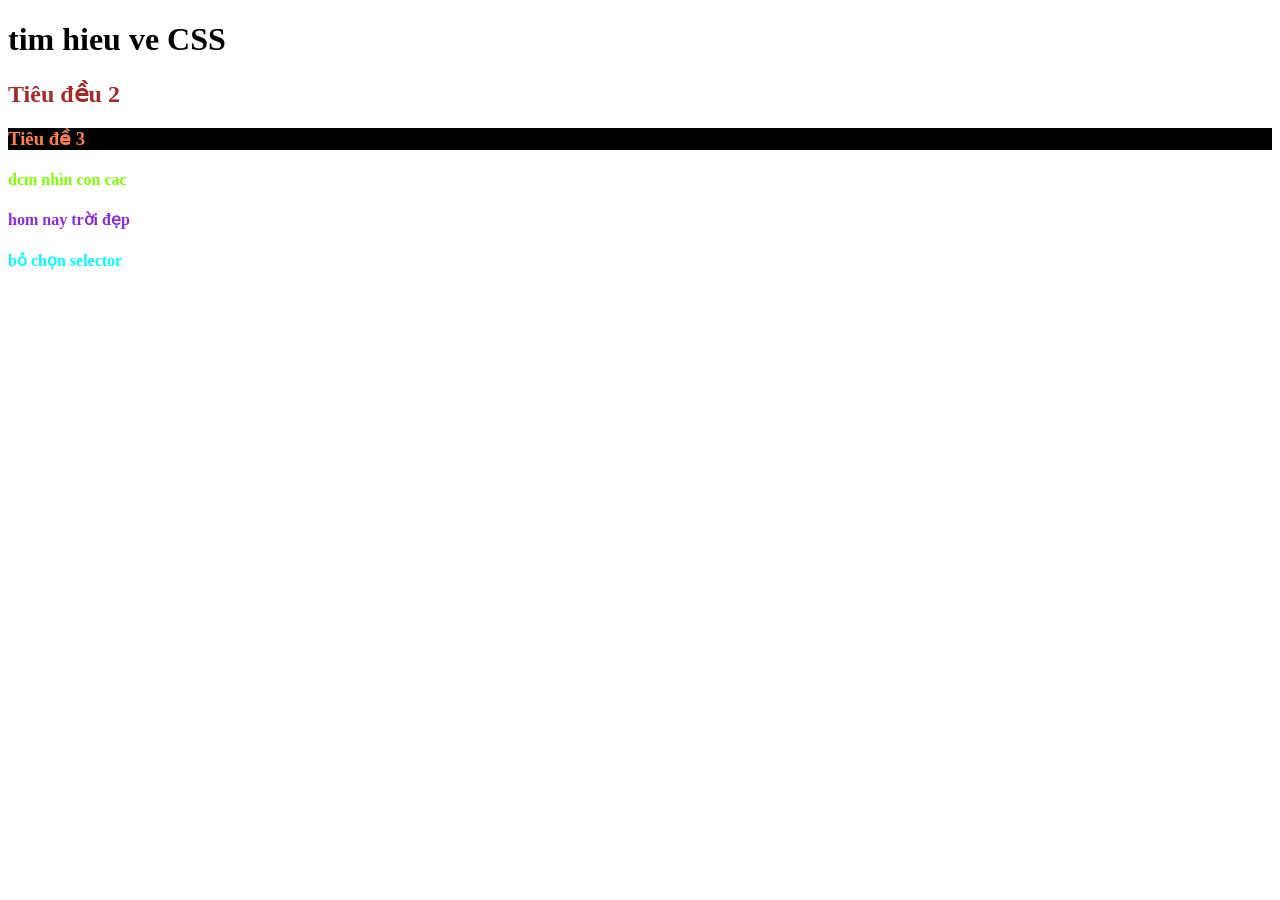
<file: buoi3/index.html>
<!DOCTYPE html>
<html lang="en">

<head>
    <meta charset="UTF-8">
    <meta name="viewport" content="width=device-width, initial-scale=1.0">
    <title>Tiến Anh</title>
    <link rel="stylesheet" href="slyte.css">
<style>
    /*h2 là thẻ được chọn để định danh*/
    h2 {
        color:brown;

    }

</style>
</head>

<body>
    <h1>tim hieu ve CSS</h1>
    <!--1. Vai tro cua css: dung de dinh dang va thiet ke giao dien web
    -Css giup thay doi
    +mau sac dont chu
    +kich thuoc
    +khoang cach
    +bo cuc, vi tri cac thanh phan
    
    2 vo tri dat ma css
    -dat truc tiep trong file html:dùng khi ít mã
    +khi đặt trực tiếp trong file html chúng ta cần sử dụng các thử style
    -viết trực tiếp trong thẻ cần địng dạng 
    
    -tách thành file css riêng
    -->
<h2>Tiêu đều 2</h2>
<h3 style="color:coral; background: black;">Tiêu đề 3</h3>
<h4>dcm nhìn con cac</h4>
<h4 class="class1">hom nay trời đẹp</h4> </h4>
<h4 id="id1">bỏ chọn selector</h4>
<!--sử dụng selocor(bo chon) để chọn va địng dạng các thẻ khác nhau
+ chọn Tag name vd:hi,h2,h3...
+đặt tên bằng cách sử dụng thuộc tính class vd:class1, class2...
+ đặt địng dạng bằng thuộc tính vd:#id1, #id2,#id3, -->    
</body>

</html>
</file>
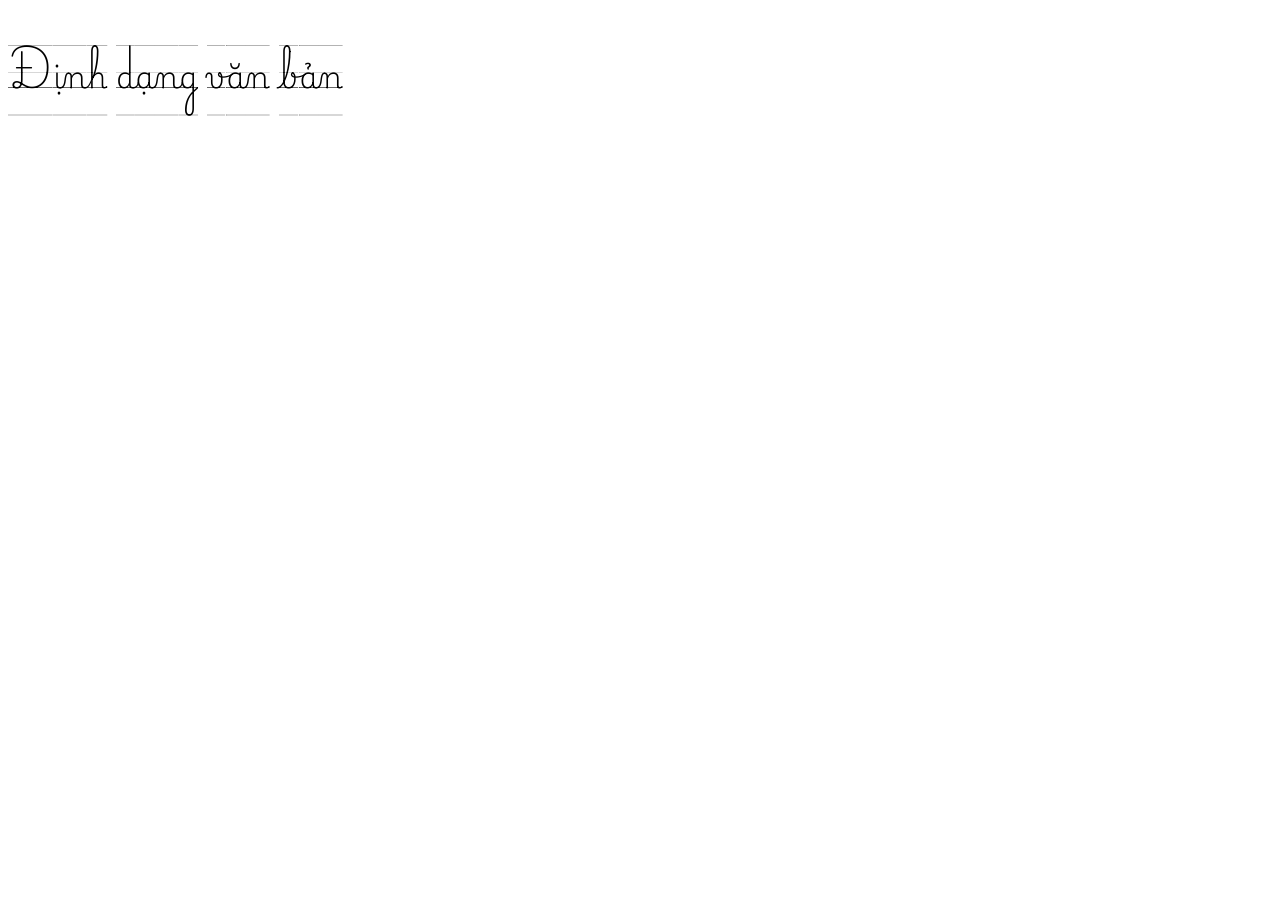
<file: buoi4/index.html>
<!DOCTYPE html>
<html lang="en">
<head>
    <meta charset="UTF-8">
    <meta name="viewport" content="width=device-width, initial-scale=1.0">
    <title>tienanh học buổi số 4</title>
    <!-- <link rel="preconnect" href="https://fonts.googleapis.com">
    <link rel="preconnect" href="https://fonts.gstatic.com" crossorigin>
    <link href="https://fonts.googleapis.com/css2?family=Noto+Sans+Old+North+Arabian&family=Playwrite+BE+WAL+Guides&display=swap" rel="stylesheet"> -->
    <link rel="preconnect" href="https://fonts.googleapis.com">
<link rel="preconnect" href="https://fonts.gstatic.com" crossorigin>
<link href="https://fonts.googleapis.com/css2?family=Noto+Sans+JP:wght@100..900&family=Noto+Sans+Old+North+Arabian&family=Playwrite+BE+WAL+Guides&display=swap" rel="stylesheet">
    <link rel="stylesheet" href="style.css">

</head>
<body>
    <!--các thẻ định dạng chữ
    các thuộc tính css cơ bản định dạng văn bản
font: color,

font-size,

font-family,

font-weight,

font-style,

text-align, text-decoration, text-shadow

line-height, letter-spacing, Word-spacing

đơn vị đo
định dạng liên kết
quy luật nạp chồng css: !important-->  
<p class="class1" id="id1"> Định dạng văn bản </p>

</body>
</html>
</file>
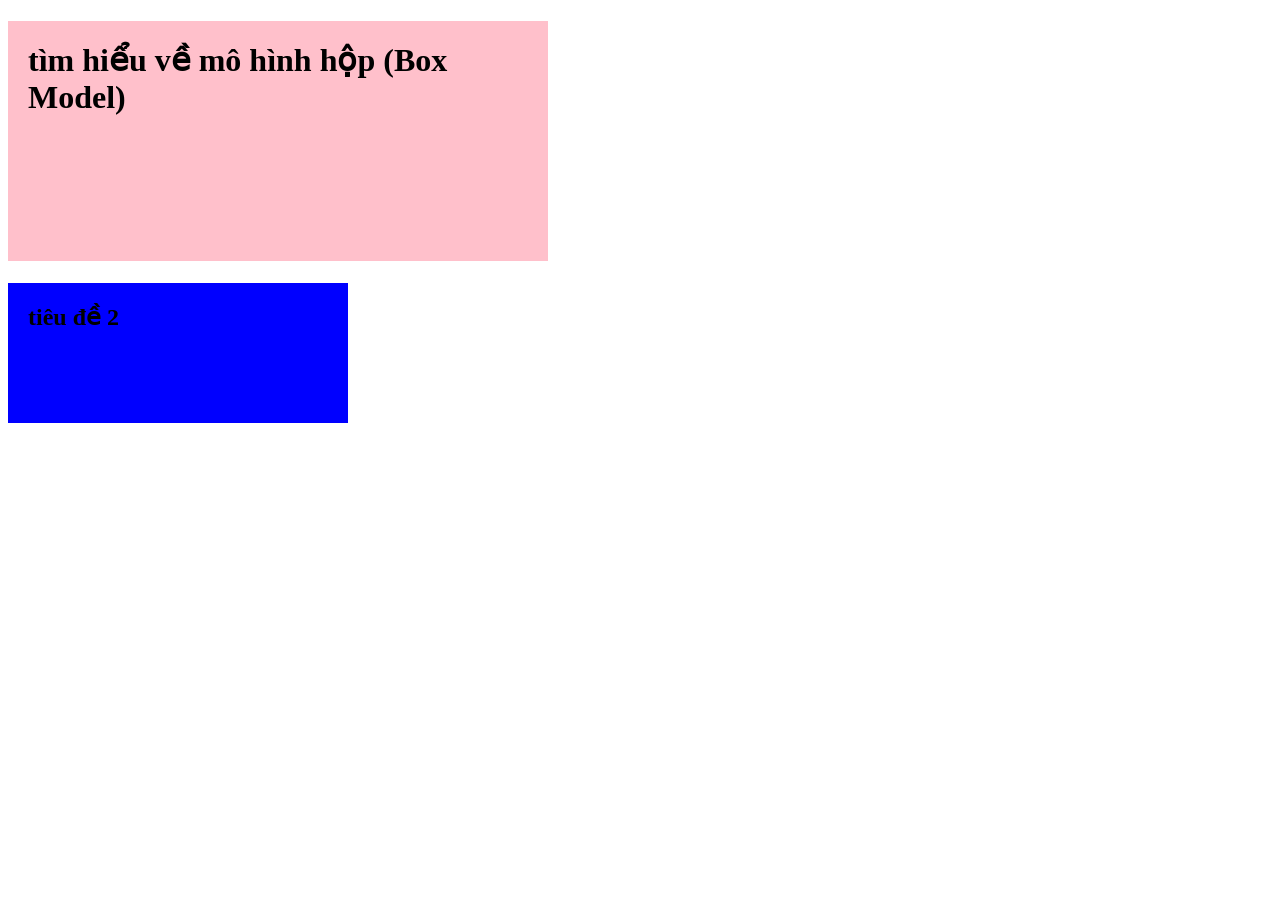
<file: buoi5 (1)/index.html>
<!DOCTYPE html>
<html lang="en">
<head>
    <meta charset="UTF-8">
    <meta name="viewport" content="width=device-width, initial-scale=1.0">
    <title>Document</title>
    <link rel="stylesheet" href="style.css">
</head>
<body>
    <h1>tìm hiểu về mô hình hộp (Box Model)</h1>
    <h2>tiêu đề 2</h2>
    
</body>
</html>
</file>
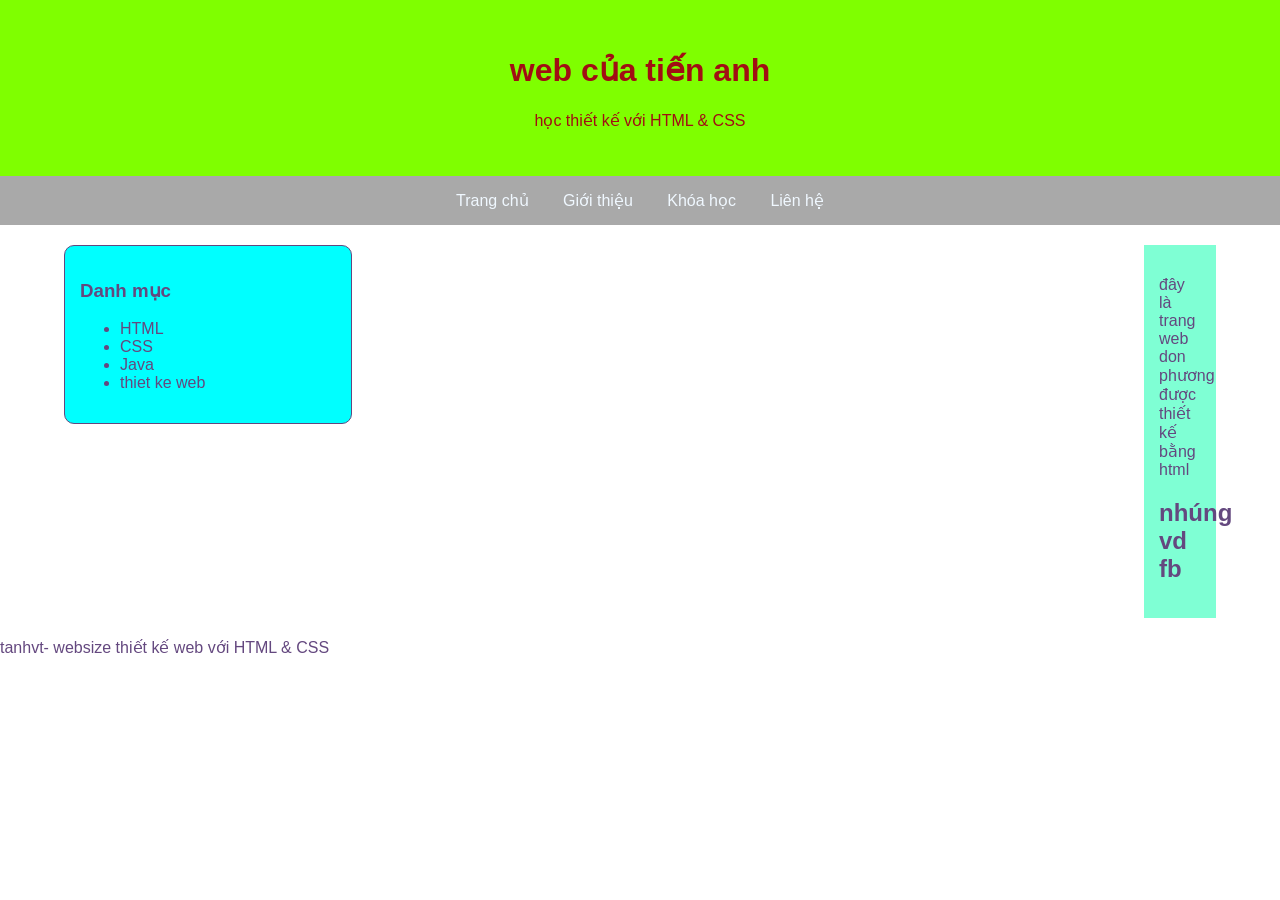
<file: buoi6/index.html>
<!DOCTYPE html>
<html lang="en">
<head>
    <meta charset="UTF-8">
    <meta name="viewport" content="width=device-width, initial-scale=1.0">
    <title>Document</title>
    <style>
        body {
            margin: 0;
            font-family:Arial, Helvetica, sans-serif;
            color: rgb(100, 72, 127);
        }
    * {
        box-sizing: border-box;
    }  
    header {
        /* height: 120px; */
        background-color: chartreuse;
        color: rgb(161, 14, 19);
        text-align: center;
        padding: 30px;
    }
    nav {
        background-color: darkgrey;
        text-align: center;
        padding: 15px;
    }
    nav a {
        padding: 15px;
        color: aliceblue;
        text-decoration: none;
    }
    nav a:hover {
        color: chocolate;
    }
    /* nội dung chính */
    .container {
        width: 90%;
        margin: 20px auto;
    }
    .sidebar {
        width: 25%;
        float: left;
        background-color: aqua;
        padding: 15px;
        /* margin-right: 20px; */
        border: 1px solid;
        border-radius: 10px;
    }
    .content {
        width: 72px;
        float: right;
        background-color: aquamarine;
        padding: 15px;

    }
    .clear {
        clear: both;
    }
    </style>
</head>
<body>
    <header>
        <h1>web của tiến anh</h1>
        <p>học thiết kế với HTML & CSS </p>
    
    </header>
    <nav>
        <a href="#">Trang chủ</a>
        <a href="#">Giới thiệu</a>
        <a href="#">Khóa học</a>
        <a href="#">Liên hệ</a>
    </nav>
    <div class="container">
    
        <aside class="sidebar">
            <h3>Danh mục</h3>
            <ul>
                <li>HTML</li>
                <li>CSS</li>
                <li>Java</li>
                <li>thiet ke web</li>
            </ul>
        </aside>
        <main class="content">
            <p>đây là trang web don phương được thiết kế bằng html</p>
            <h2>nhúng vd fb</h2>
        </main>
        <div class="clear"></div>
    </div>
<footer>tanhvt- websize thiết kế web với HTML & CSS</footer>
</body>
</html>
</file>
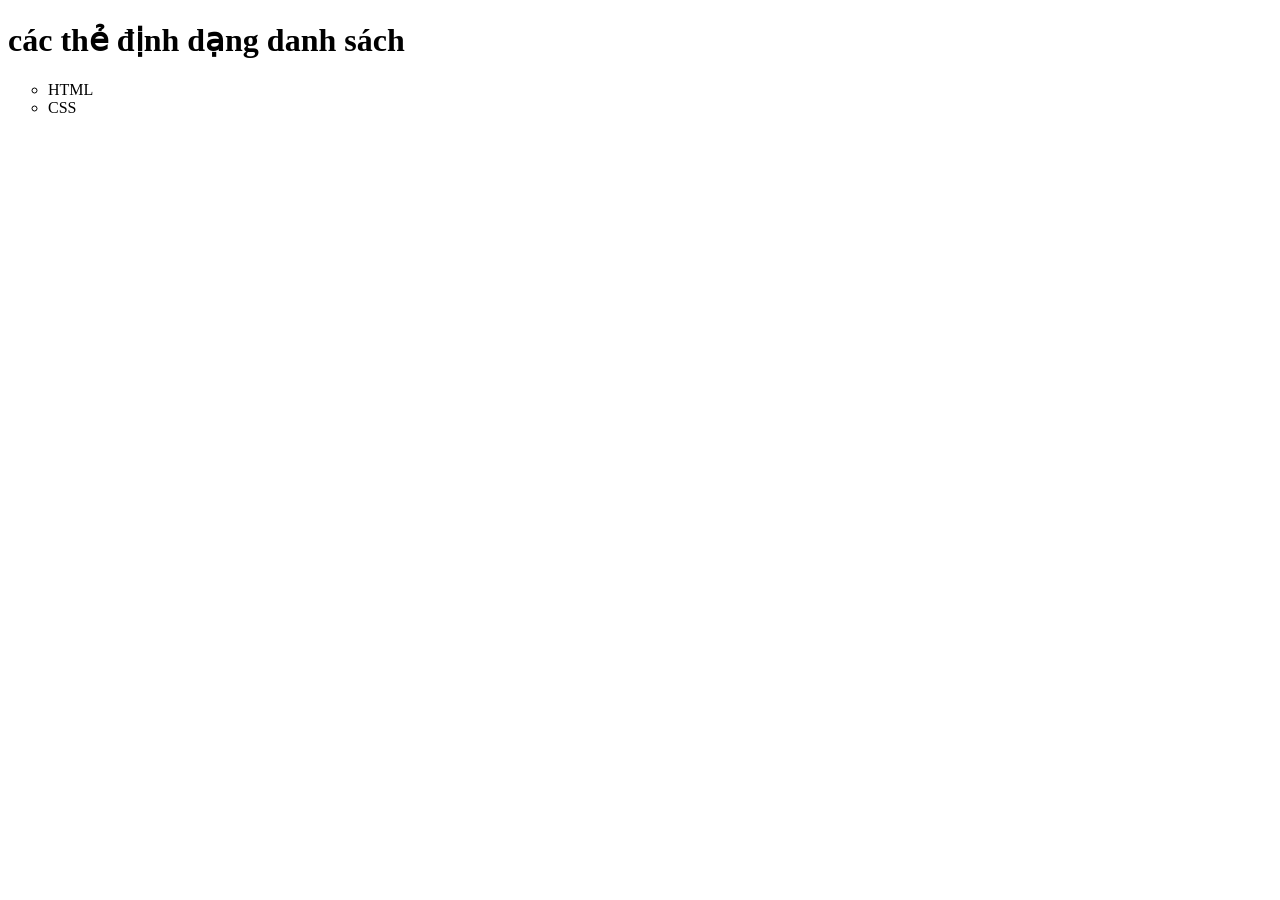
<file: buoi7/index.html>
<!DOCTYPE html>
<html lang="en">
<head>
    <meta charset="UTF-8">
    <meta name="viewport" content="width=device-width, initial-scale=1.0">
    <title>các thẻ định dạng</title>
<style>
    ul li {
        list-style-type: circle;
    }
</style>
</head>
<body>
    <h1>các thẻ định dạng danh sách</h1>
    <ul>
        <li>HTML</li>
        <li>CSS</li>
        
    </ul>
</body>
</html>
</file>
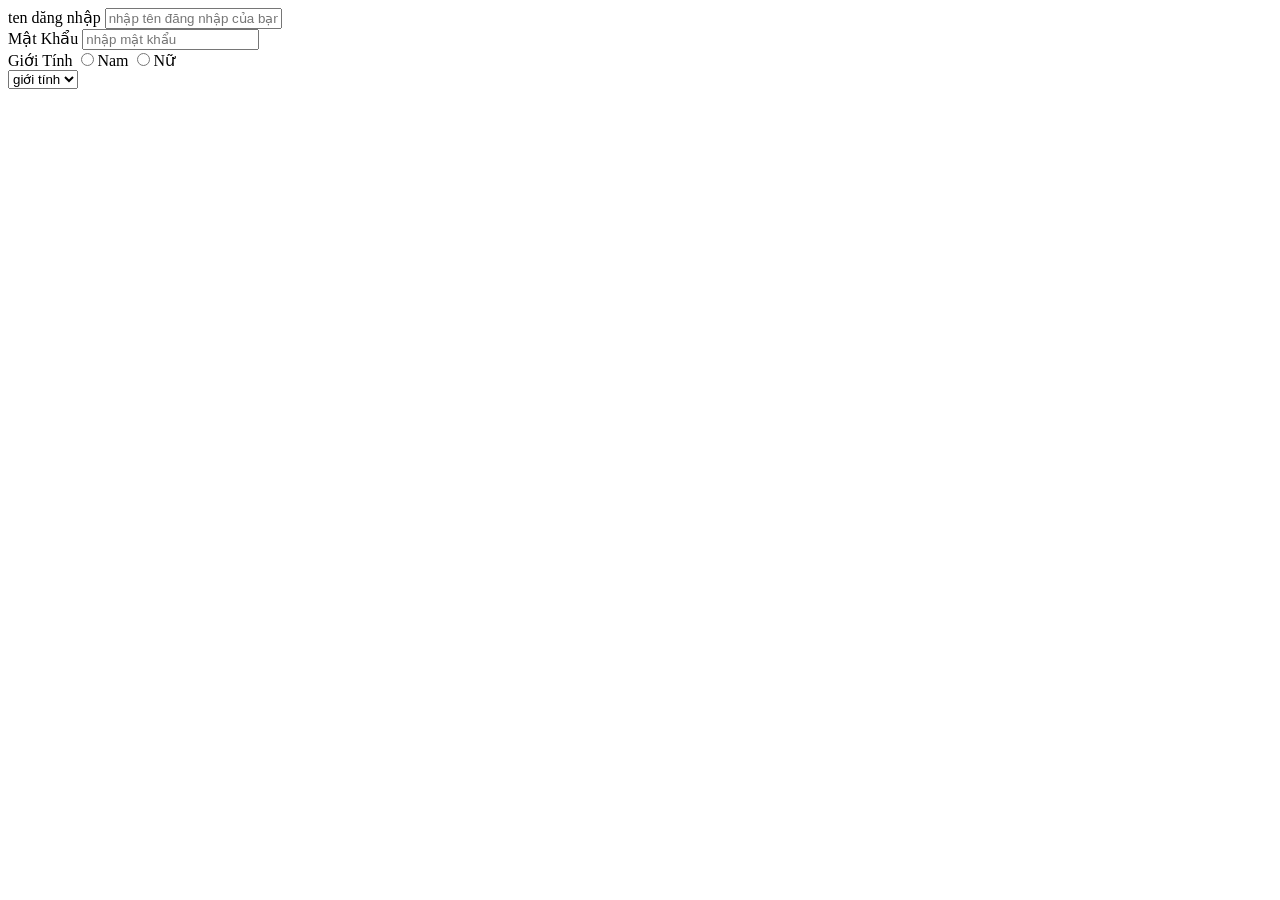
<file: buoi9/index.html>
<!DOCTYPE html>
<html lang="en">
<head>
    <meta charset="UTF-8">
    <meta name="viewport" content="width=device-width, initial-scale=1.0">
    <title>Fromt</title>
</head>
<body>
    <form id="loginFrom" action="">
        ten dăng nhập 
        <input type="text" 
        name="username" 
        placeholder="nhập tên đăng nhập của bạn vô đây">
         <br>
         Mật Khẩu 
        <input type="password" 
        name="password"
        placeholder="nhập mật khẩu">
        <br>
        Giới Tính
        <input type="radio"
        name="gender"
        value="Nam"/>Nam
        <input type="radio"
        name="gender"
        value="Nữ" />Nữ 
        <br>
        <select name="gioitinh"id>
            <option value="giới tính ">giới tính</option>
            <option value="Nam">Nam</option>
                <option value="Nu"
        </select>>Nữ</option>
    </form>
</body>
</html>
</file>
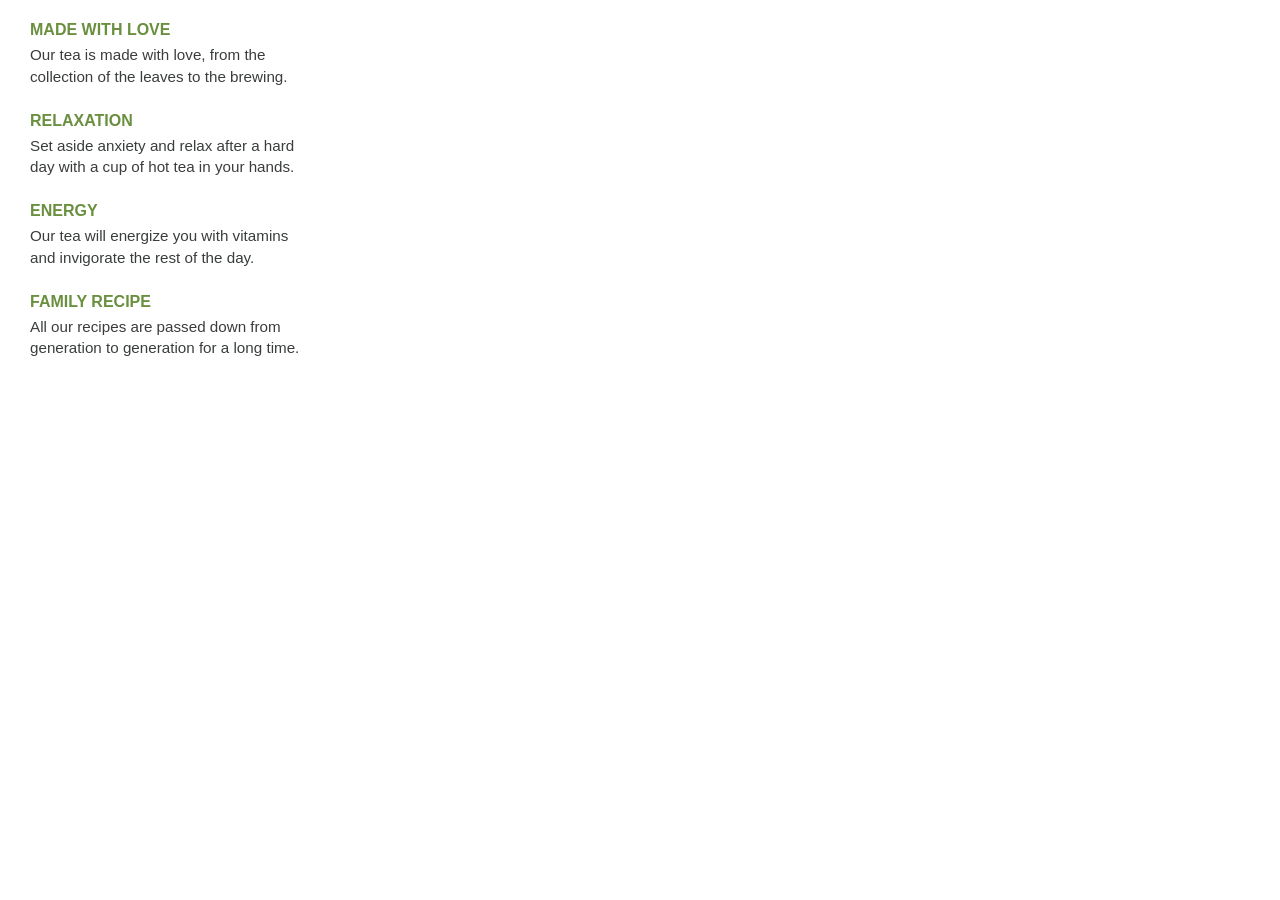
<file: lab3.1/index.html>
<!DOCTYPE html>
<html lang="vi">
<head>
    <meta charset="UTF-8">
    <meta name="viewport" content="width=device-width, initial-scale=1.0">
    <title>Lab 3.1 - CSS Phần I</title>
    <!-- Liên kết file CSS -->
    <link rel="stylesheet" href="style.css">
</head>
<body>

    <div id="features">
        <!-- Mục 1 -->
        <div class="feature_item">
            <h4 class="feature_title">MADE WITH LOVE</h4>
            <p class="feature_text">
                Our tea is made with love, from the collection of the leaves to the brewing.
            </p>
        </div>

        <!-- Mục 2 -->
        <div class="feature_item">
            <h4 class="feature_title">RELAXATION</h4>
            <p class="feature_text">
                Set aside anxiety and relax after a hard day with a cup of hot tea in your hands.
            </p>
        </div>

        <!-- Mục 3 -->
        <div class="feature_item">
            <h4 class="feature_title">ENERGY</h4>
            <p class="feature_text">
                Our tea will energize you with vitamins and invigorate the rest of the day.
            </p>
        </div>

        <!-- Mục 4 -->
        <div class="feature_item">
            <h4 class="feature_title">FAMILY RECIPE</h4>
            <p class="feature_text">
                All our recipes are passed down from generation to generation for a long time.
            </p>
        </div>
    </div>

</body>
</html>
</file>
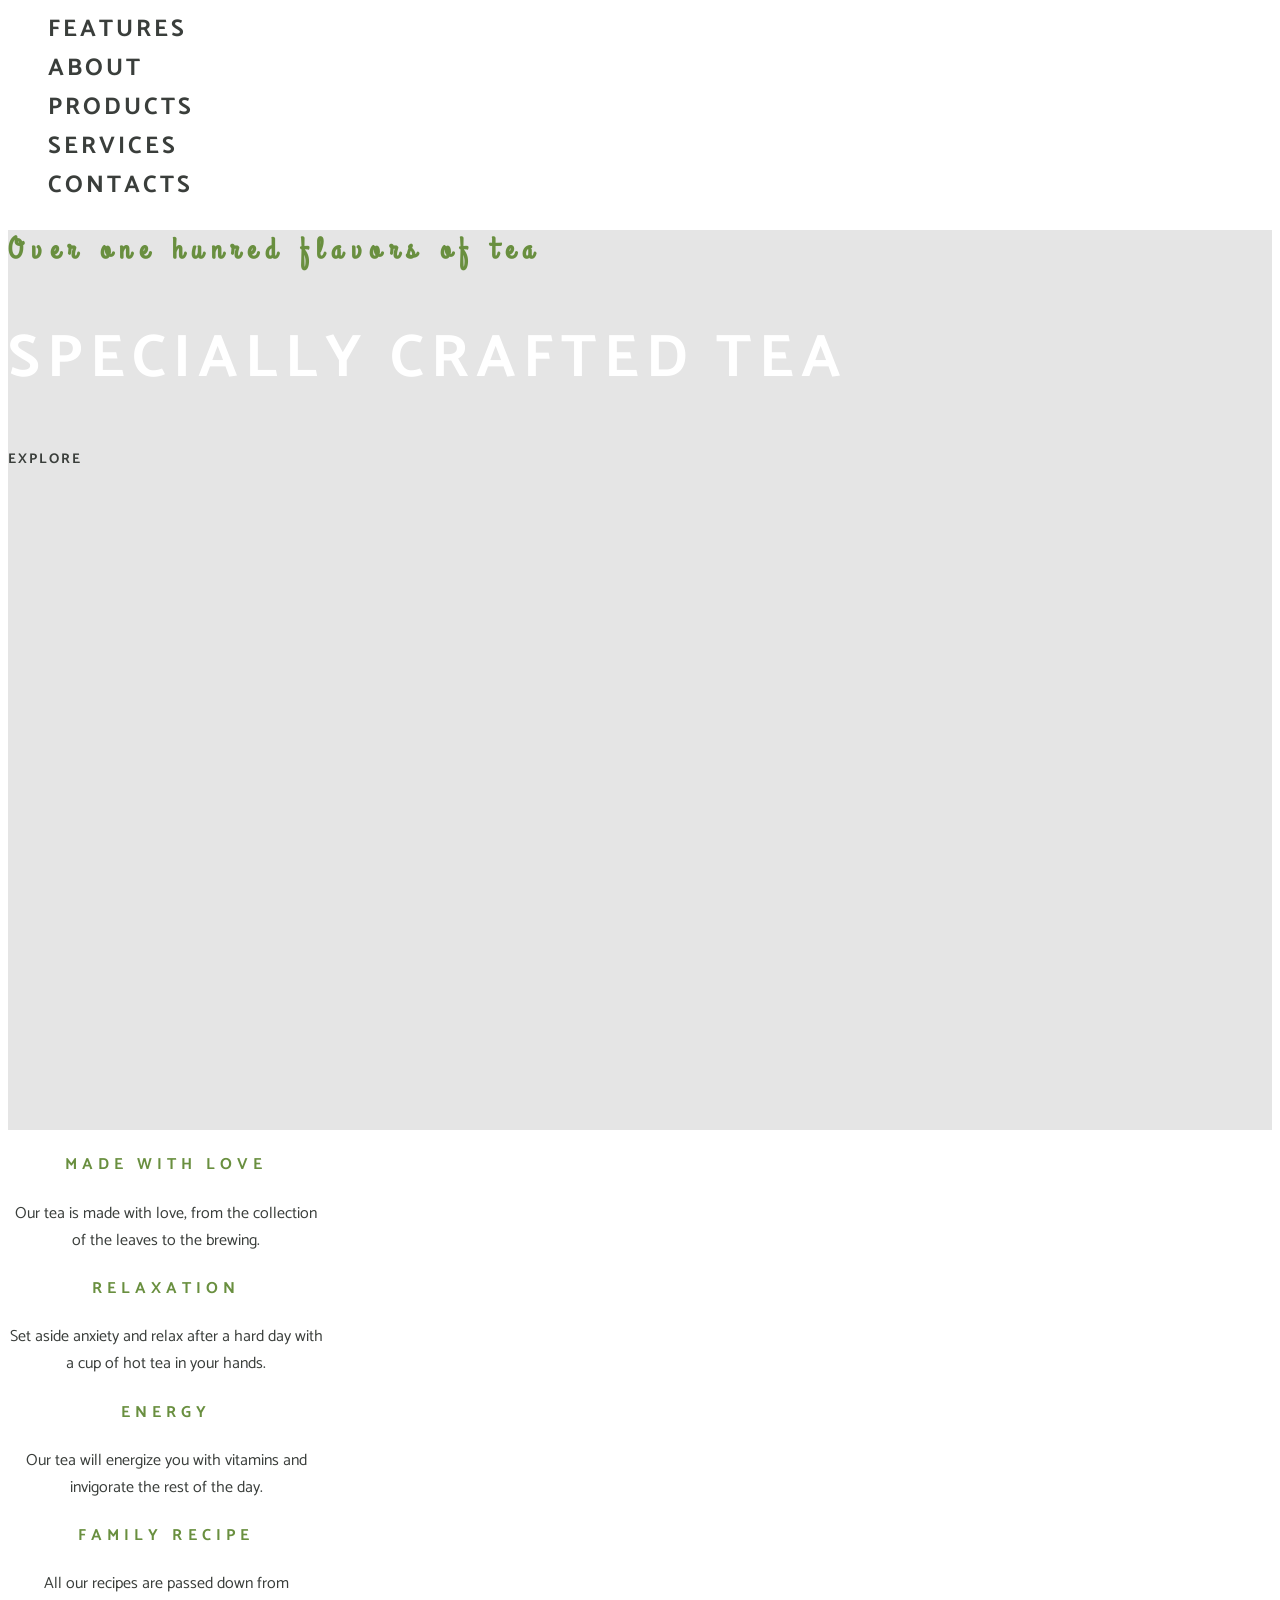
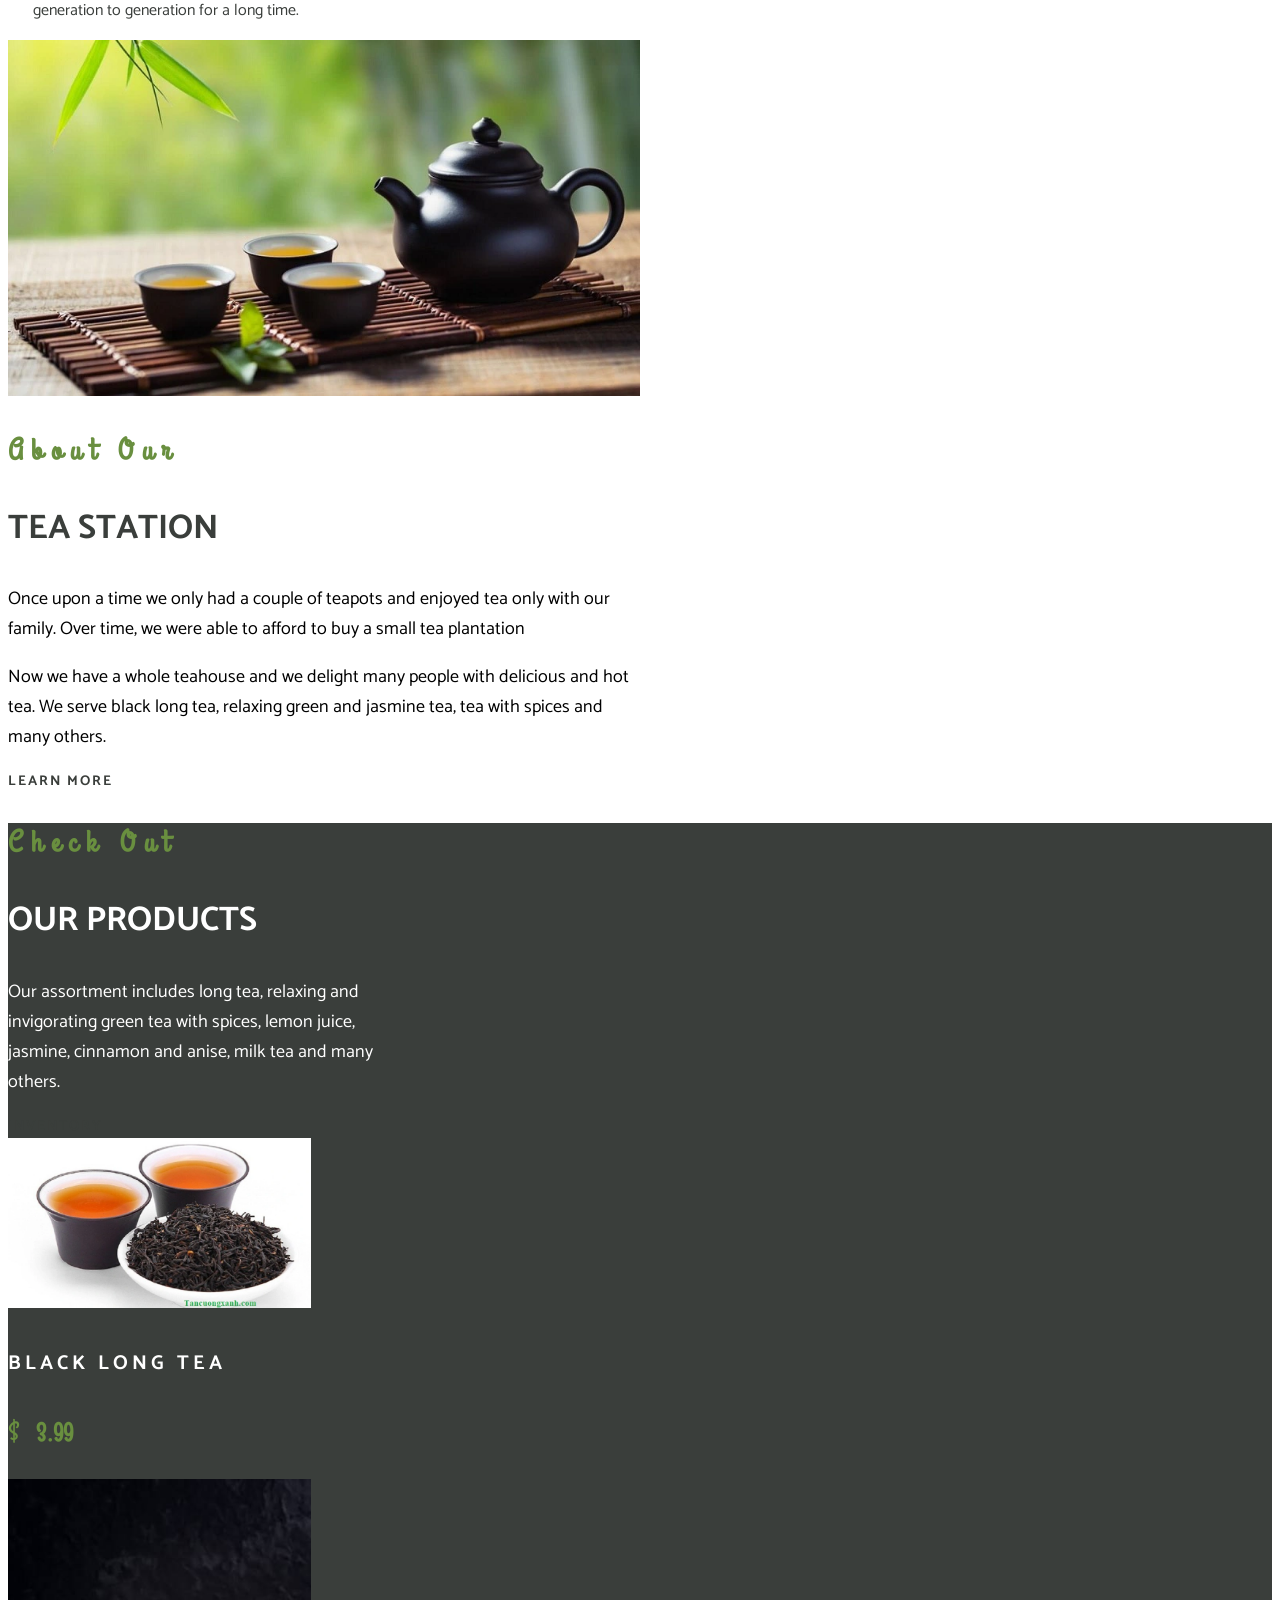
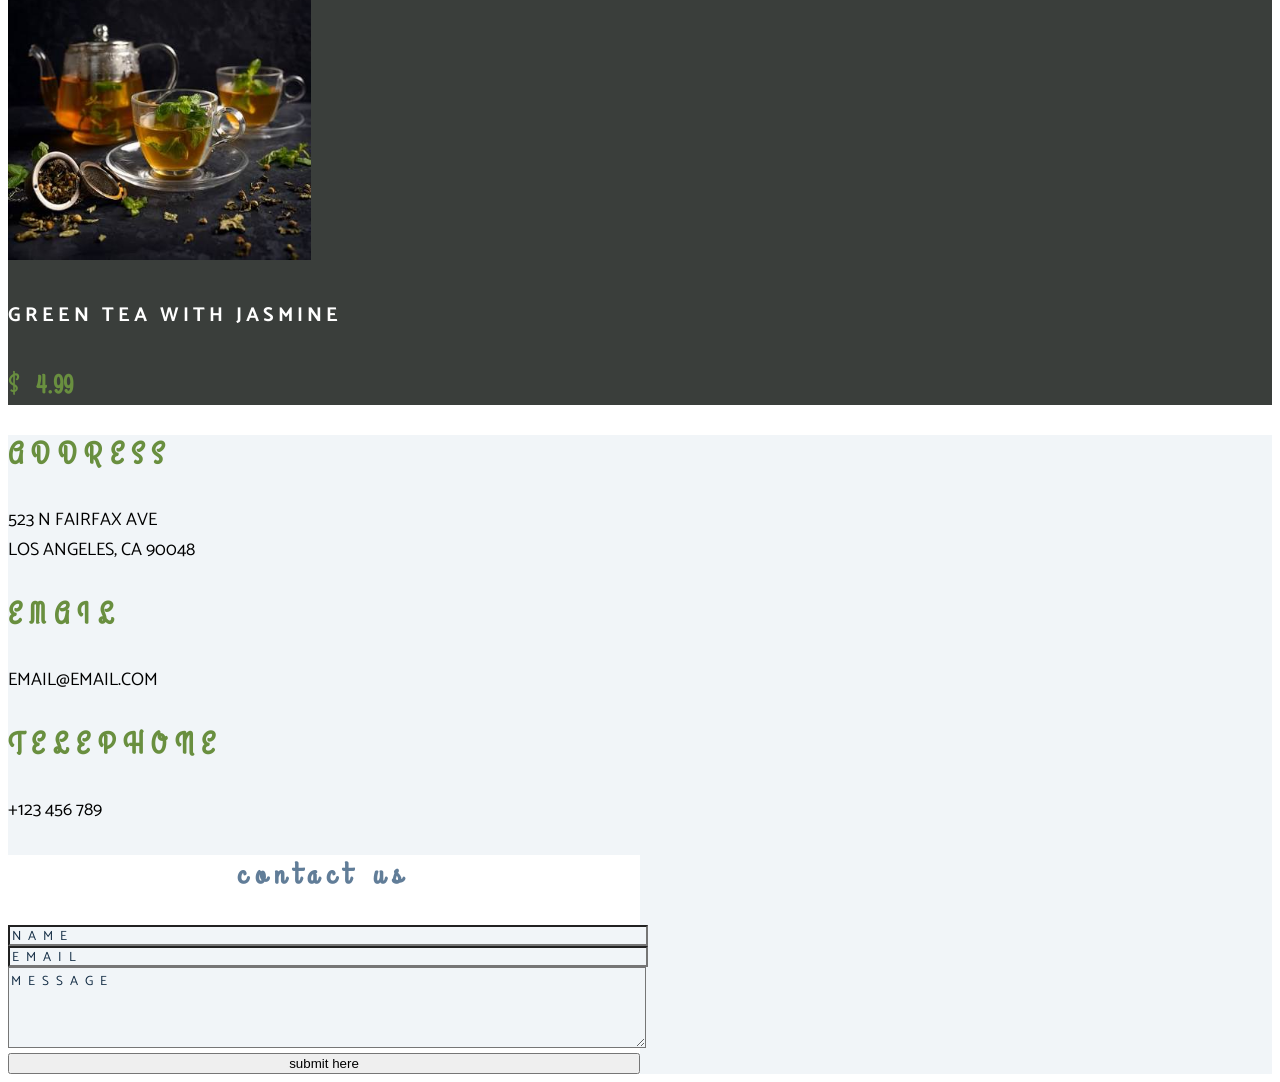
<file: lab3.2/index.html>
<!DOCTYPE html>
<html lang="en">
<head>
    <meta charset="UTF-8">
    <meta name="viewport" content="width=device-width, initial-scale=1.0">
    <title>Lab 3.2: Specially Crafted Tea</title>
    <style>
        /* Yêu cầu chung */
        @import url("https://fonts.googleapis.com/css?family=Catamaran:400,700|Grand+Hotel");

        html {
            font-size: 62.6%;
        }

        body {
            font-family: "Catamaran", sans-serif;
        }

        /* Tổ chức menu */
        .nav_list {
            list-style: none;
        }

        .nav_link {
            font-family: "Catamaran", sans-serif;
            text-transform: uppercase;
            text-decoration: none;
            font-size: 2.4rem;
            font-weight: 700;
            letter-spacing: calc(0.7rem - 0.4rem);
            color: #3a3e3b;
        }

        /* Tổ chức banner */
        .header {
            min-height: 100vh;
            background-color: #e5e5e5;
        }

        .header h2 {
            font-family: "Grand Hotel", cursive;
            font-size: 3rem;
            color: #698f3f;
            letter-spacing: calc(0.7rem * 1.2);
        }

        .header h1 {
            font-family: "Catamaran", sans-serif;
            text-transform: uppercase;
            color: #fff;
            font-size: 6rem;
            letter-spacing: 0.7rem;
        }

        /* Nút bấm (Button) */
        .btn:link, .btn:visited {
            color: #3a3e3b;
            text-transform: uppercase;
            text-decoration: none;
            font-size: 1.4rem;
            font-weight: 700;
            letter-spacing: calc(0.7rem - 0.5rem);
        }

        .btn:hover {
            color: #e5e5e5;
        }

        /* Features */
        /* #features { background-color:aquamarine; } */
        .feature_item {
            width: 25%;
            text-align: center;
        }

        .feature_title {
            text-transform: uppercase;
            font-size: 1.6rem;
            letter-spacing: calc(0.7rem - 0.2rem);
            color: #698f3f;
        }

        .feature_text {
            font-size: 1.6rem;
            color: #3a3e3b;
        }

        /* About */
        .about_left, .about_right {
            width: 50%;
        }

        .heading_first {
            font-family: "Grand Hotel", cursive;
            font-size: 3rem;
            color: #698f3f;
            letter-spacing: calc(0.7rem * 1.2);
        }

        .heading_second {
            font-size: 3.4rem;
            text-transform: uppercase;
            color: #3a3e3b;
        }

        .heading-second--white {
            color: #fff;
        }

        .about_text {
            font-size: 1.8rem;
        }

        /* Products */
        #product {
            background-color: #3a3e3b;
        }

        .product_item {
            width: 30%;
        }

        .products_text {
            color: #fff;
            font-size: 1.8rem;
        }

        .product-item_title {
            color: #fff;
            text-transform: uppercase;
            font-size: 2rem;
            letter-spacing: calc(0.7rem - 0.3rem);
        }

        .product-item_price {
            font-family: "Grand Hotel", cursive;
            font-size: 2.6rem;
            color: #698f3f;
            font-weight: 700;
        }

        .product-item_price span {
            margin-right: 1rem;
            font-size: 3rem;
            font-weight: 400;
        }

        /* Contacts */
        .contact {
            background: #f1f5f8;
        }

        .contact-info, .contact-form {
            width: 50%;
        }

        .contact-info {
            text-transform: uppercase;
            font-size: 1.8rem;
        }

        .contact-form {
            background: #fff;
            text-align: center;
        }

        .contact-form h3 {
            color: #617d98;
        }

        .form-control {
            width: 100%;
            background: #f1f5f8;
            text-transform: uppercase;
            letter-spacing: 0.7rem;
        }

        .form-control::placeholder {
            font-family: "Catamaran", sans-serif;
            color: #102a42;
            text-transform: uppercase;
            letter-spacing: 0.7rem;
        }

        .submit-btn {
            width: 100%;
        }
    </style>
</head>
<body>
    <!-- Tổ chức menu -->
    <ul class="nav_list">
        <li class="nav_item"><a href="#features" class="nav_link">Features</a></li>
        <li class="nav_item"><a href="#about" class="nav_link">About</a></li>
        <li class="nav_item"><a href="#products" class="nav_link">Products</a></li>
        <li class="nav_item"><a href="#services" class="nav_link">Services</a></li>
        <li class="nav_item"><a href="#contacts" class="nav_link">Contacts</a></li>
    </ul>

    <!-- Tổ chức banner -->
    <div class="header">
        <h2>Over one hunred flavors of tea</h2>
        <h1>Specially crafted tea</h1>
        <a href="#about" class="btn">Explore</a>
    </div>

    <!-- Tổ chức nội dung features -->
    <div id="features">
        <div class="feature_item">
            <h4 class="feature_title">Made with love</h4>
            <p class="feature_text">Our tea is made with love, from the collection of the leaves to the brewing.</p>
        </div>
        <div class="feature_item">
            <h4 class="feature_title">Relaxation</h4>
            <p class="feature_text">Set aside anxiety and relax after a hard day with a cup of hot tea in your hands.</p>
        </div>
        <div class="feature_item">
            <h4 class="feature_title">Energy</h4>
            <p class="feature_text">Our tea will energize you with vitamins and invigorate the rest of the day.</p>
        </div>
        <div class="feature_item">
            <h4 class="feature_title">Family Recipe</h4>
            <p class="feature_text">All our recipes are passed down from generation to generation for a long time.</p>
        </div>
    </div>

    <!-- Tổ chức nội dung about -->
    <div id="about">
        <div class="about_left">
            <img src="./images/about-bcg.jpeg" width="100%" alt="About Us">
        </div>
        <div class="about_right">
            <div class="about_content">
                <h3 class="heading_first">About Our</h3>
                <h2 class="heading_second">Tea station</h2>
                <p class="about_text">Once upon a time we only had a couple of teapots and enjoyed tea only with our family. Over time, we were able to afford to buy a small tea plantation</p>
                <p class="about_text">Now we have a whole teahouse and we delight many people with delicious and hot tea. We serve black long tea, relaxing green and jasmine tea, tea with spices and many others.</p>
                <a href="#features" class="btn">Learn more</a>
            </div>
        </div>
    </div>

    <!-- Tổ chức nội dung products -->
    <div id="product">
        <div class="product_item">
            <h3 class="heading_first">Check Out</h3>
            <h2 class="heading_second heading-second--white">Our products</h2>
            <p class="products_text">Our assortment includes long tea, relaxing and invigorating green tea with spices, lemon juice, jasmine, cinnamon and anise, milk tea and many others.</p>
            <a href="#" class="btn">Inventory</a>
        </div>
        <div class="product_item">
            <img src="./images/product-1.jpeg" width="80%" alt="Black long tea"><br>
            <h5 class="product-item_title">Black long tea</h5>
            <p class="product-item_price"><span>$</span> 3.99</p>
        </div>
        <div class="product_item">
            <img src="./images/product-2.jpeg" width="80%" alt="Green tea with jasmine"><br>
            <h5 class="product-item_title">Green tea with jasmine</h5>
            <p class="product-item_price"><span>$</span> 4.99</p>
        </div>
    </div>

    <!-- Tổ chức nội dung contacts -->
    <div class="contact">
        <!-- contact info -->
        <div class="contact-info">
            <div class="contact-item">
                <h3 class="heading_first">address</h3>
                <p class="contact-info">523 N Fairfax Ave <br /> Los Angeles, CA 90048</p>
            </div>
            <div class="contact-item">
                <h3 class="heading_first">email</h3>
                <p class="contact-info">email@email.com</p>
            </div>
            <div class="contact-item">
                <h3 class="heading_first">telephone</h3>
                <p class="contact-info">+123 456 789</p>
            </div>
        </div>
        <!-- contact form -->
        <div class="contact-form">
            <h3 class="heading_first">contact us</h3>
            <form>
                <div class="form-group">
                    <input type="text" placeholder="name" class="form-control" name="name" />
                    <input type="email" placeholder="email" class="form-control" name="email" />
                    <textarea name="message" placeholder="message" class="form-control" rows="5"></textarea>
                </div>
                <button type="submit" class="btn submit-btn">submit here</button>
            </form>
        </div>
    </div>
</body>
</html>
</file>
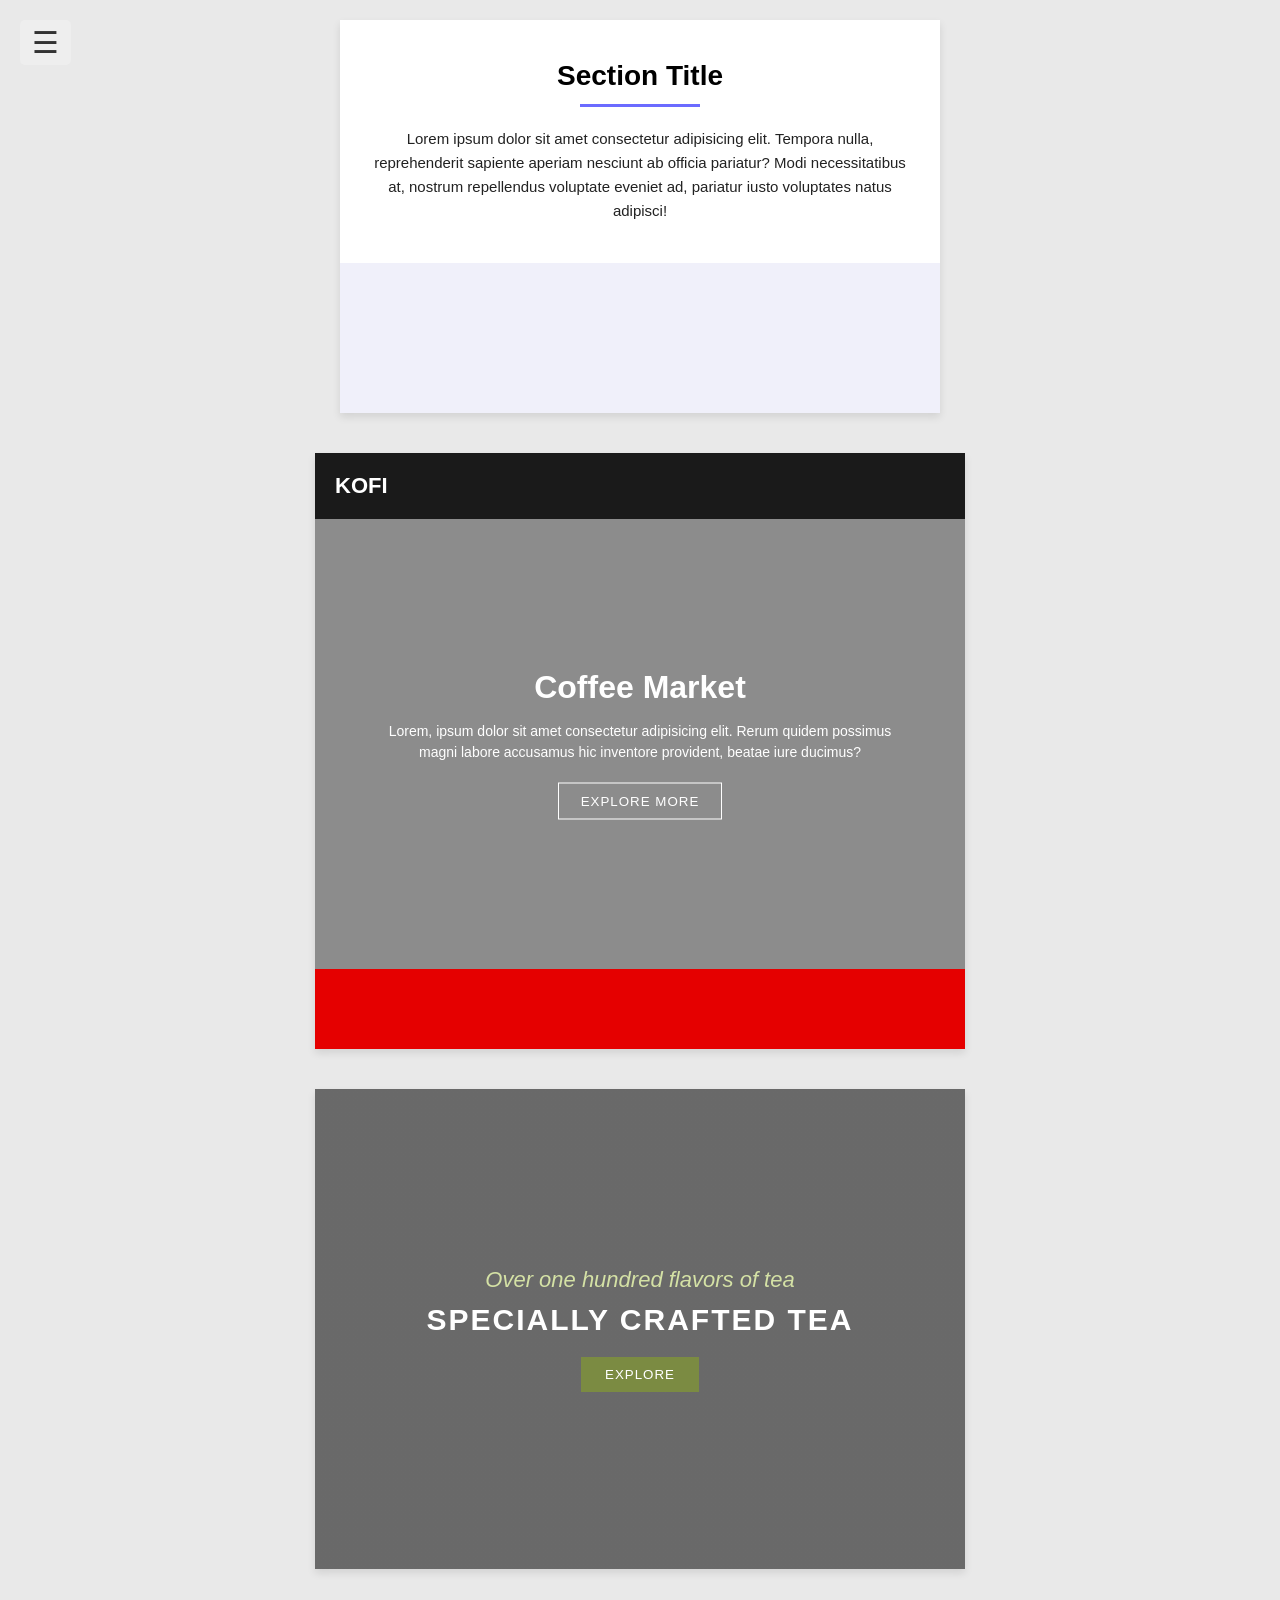
<file: lab5.1/index.html>
<!DOCTYPE html>
<html lang="vi">
<head>
    <meta charset="UTF-8">
    <meta name="viewport" content="width=device-width, initial-scale=1.0">
    <title>Lab 5.1 - CSS Display & Position</title>
    <link rel="stylesheet" href="style.css">
</head>
<body>

    <!-- ================= BÀI 1: ỨNG DỤNG DISPLAY ================= -->
    <section class="bai1-container">
        <div class="content">
            <h2>Section Title</h2>
            <div class="underline"></div>
            <p>Lorem ipsum dolor sit amet consectetur adipisicing elit. Tempora nulla, reprehenderit sapiente aperiam nesciunt ab officia pariatur? Modi necessitatibus at, nostrum repellendus voluptate eveniet ad, pariatur iusto voluptates natus adipisci!</p>
        </div>
        <div class="bottom-background"></div>
    </section>

    <!-- ================= BÀI 2: ỨNG DỤNG POSITION ================= -->
    <section class="bai2-container">
        <div class="header-kofi">KOFI</div>
        <div class="hero-section">
            <div class="center-box">
                <h2>Coffee Market</h2>
                <p>Lorem, ipsum dolor sit amet consectetur adipisicing elit. Rerum quidem possimus magni labore accusamus hic inventore provident, beatae iure ducimus?</p>
                <button>EXPLORE MORE</button>
            </div>
        </div>
        <div class="red-footer"></div>
    </section>

    <!-- ================= BÀI 3 & BÀI 3*: MENU VỚI CHECKED PSEUDO ================= -->
    <section class="bai3-container">
        <!-- Checkbox ẩn đóng vai trò công tắc -->
        <input type="checkbox" id="menu-toggle">

        <!-- Nút bật/tắt chứa Icon đóng mở -->
        <label for="menu-toggle" class="menu-button">
            <span class="icon-open">☰</span>
            <span class="icon-close">✕</span>
        </label>

        <!-- Thanh Menu ẩn/hiện (Nav) -->
        <nav class="nav">
            <ul>
                <li><a href="#" class="active">FEATURES</a></li>
                <li><a href="#">ABOUT</a></li>
                <li><a href="#">PRODUCTS</a></li>
                <li><a href="#">SERVICES</a></li>
                <li><a href="#">CONTACTS</a></li>
            </ul>
        </nav>

        <!-- Phần giao diện chính bài 3 -->
        <div class="tea-section">
            <div class="tea-content">
                <p class="subtitle">Over one hundred flavors of tea</p>
                <h1>SPECIALLY CRAFTED TEA</h1>
                <button class="btn-explore">EXPLORE</button>
            </div>
        </div>
    </section>

</body>
</html>
</file>
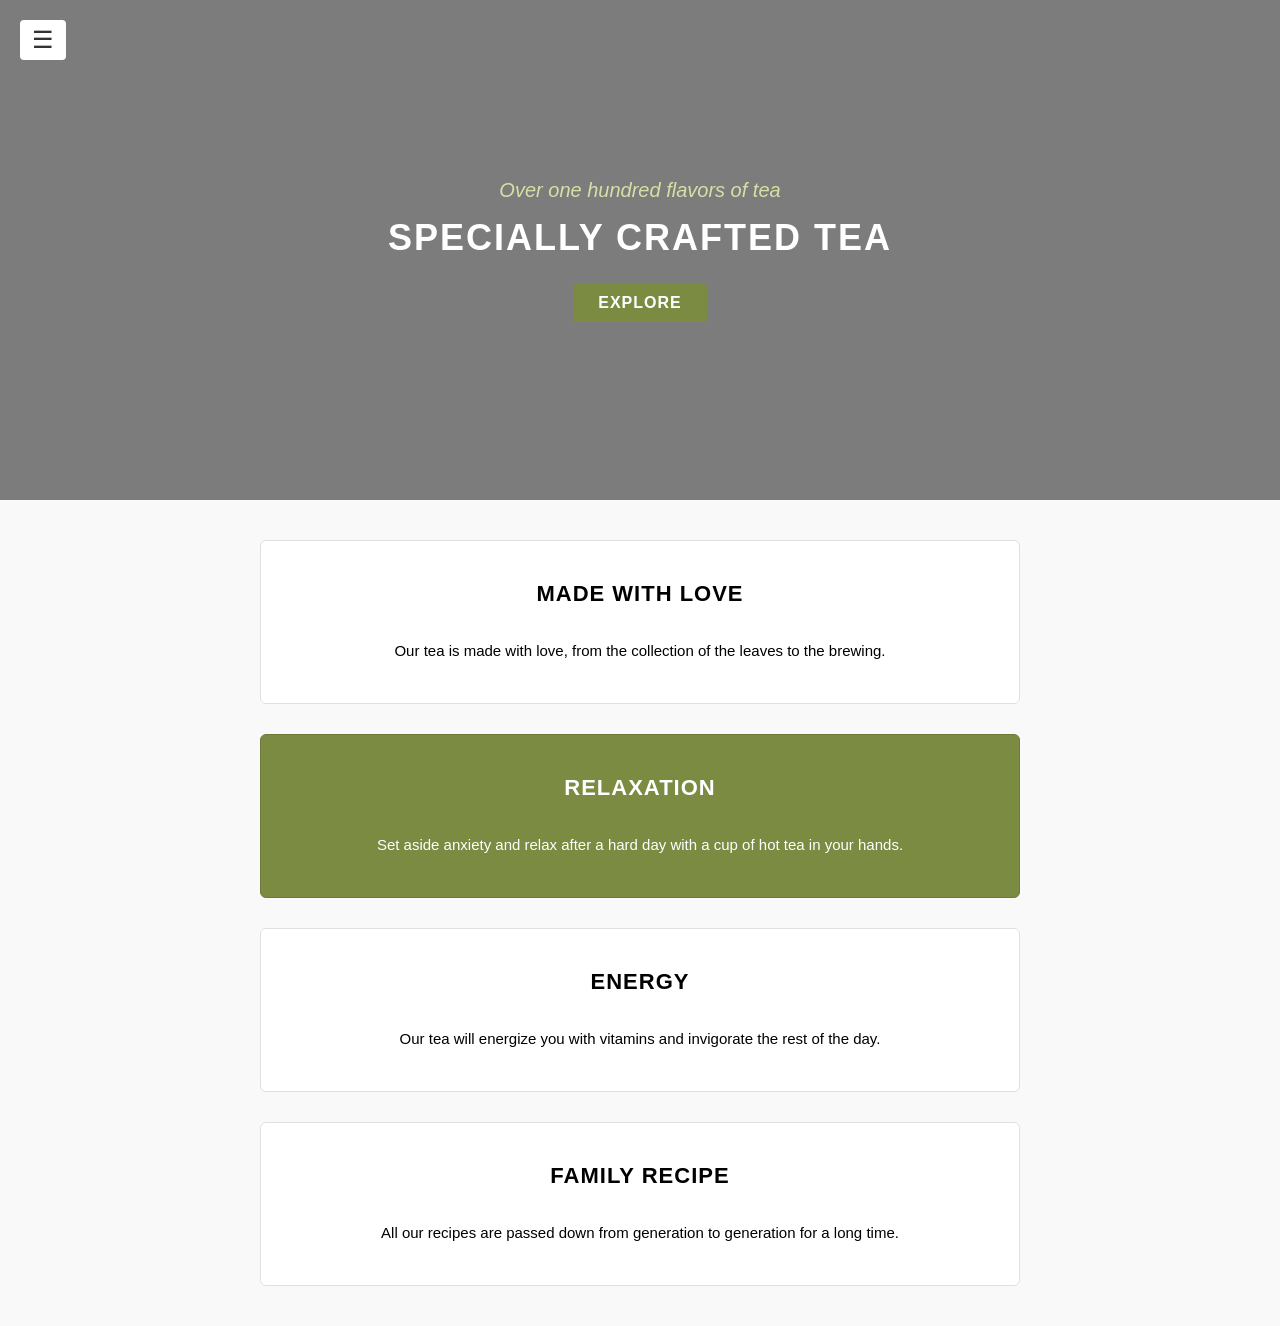
<file: lab6.1/index.html>
<!DOCTYPE html>
<html lang="vi">
<head>
    <meta charset="UTF-8">
    <meta name="viewport" content="width=device-width, initial-scale=1.0">
    <title>Lab 6.1 - CSS Flexbox</title>
    <link rel="stylesheet" href="style.css">
</head>
<body>

    <!-- ================= MÀN HÌNH 1: HEADER & BANNER ================= -->
    <header class="header">
        <div class="menu-btn">☰</div>
        <div class="header-banner">
            <p class="header-subtitle">Over one hundred flavors of tea</p>
            <h1 class="header-title">SPECIALLY CRAFTED TEA</h1>
            <a href="#" class="header-btn-explore">EXPLORE</a>
        </div>
    </header>

    <!-- ================= MÀN HÌNH 2: FEATURE ITEMS ================= -->
    <section class="features">
        <div class="feature_item">
            <h3 class="feature-title">MADE WITH LOVE</h3>
            <p class="feature-text">Our tea is made with love, from the collection of the leaves to the brewing.</p>
        </div>
        
        <div class="feature_item feature_item-highlight">
            <h3 class="feature-title">RELAXATION</h3>
            <p class="feature-text">Set aside anxiety and relax after a hard day with a cup of hot tea in your hands.</p>
        </div>
        
        <div class="feature_item">
            <h3 class="feature-title">ENERGY</h3>
            <p class="feature-text">Our tea will energize you with vitamins and invigorate the rest of the day.</p>
        </div>
        
        <div class="feature_item">
            <h3 class="feature-title">FAMILY RECIPE</h3>
            <p class="feature-text">All our recipes are passed down from generation to generation for a long time.</p>
        </div>
    </section>

</body>
</html>
</html>
</file>
<file: buoi3/slyte.css>
h4 {
    color:chartreuse;

}

.class1 {
    color:blueviolet;
}
#id1 {
    color: cyan;
}
</file>
<file: buoi4/style.css>
p {
    font-size: 30px;
     font-family: "Playwrite BE WAL Guides", cursive;
  font-weight: 300;
  font-style: normal;
  
}
</file>
<file: buoi5 (1)/style.css>
h1{
    width: 500px;
    height: 200px;
    padding:20px;
    background-color: pink;
}
h2{
    width: 300px;
    height: 100px;
    padding:20px;
    background-color: blue;
    
}
</file>
<file: lab3.1/style.css>
/* Thiết lập chung cho trang */
body {
    font-family: Arial, sans-serif;
    background-color: #ffffff;
    margin: 20px 30px;
}

/* Định dạng container chính với độ rộng đúng chuẩn để chữ ngắt dòng so le y hệt hình */
#features {
    width: 100%;
    max-width: 270px; 
}

/* Định dạng từng mục */
.feature_item {
    margin-bottom: 25px;
    text-align: left;
}

/* Định dạng tiêu đề chữ xanh lá */
.feature_title {
    text-transform: uppercase;
    font-size: 1rem;
    color: #698f3f; /* Màu xanh lá chuẩn */
    margin-bottom: 5px;
    font-weight: bold;
}

/* Định dạng đoạn văn bản mô tả */
.feature_text {
    font-size: 0.95rem;
    color: #3a3e3b; /* Màu chữ xám đậm */
    line-height: 1.4;
    margin-top: 0;
}
</file>
<file: lab5.1/style.css>
/* ================= CẤU HÌNH CHUNG ================= */
* {
    box-sizing: border-box;
    margin: 0;
    padding: 0;
    font-family: Arial, sans-serif;
}

body {
    background-color: #e9e9e9;
    padding: 20px 0 50px 0;
}

/* ================= BÀI 1: ỨNG DỤNG DISPLAY ================= */
.bai1-container {
    width: 100%;
    max-width: 600px;
    margin: 0 auto 40px auto;
    background: #ffffff;
    box-shadow: 0 4px 8px rgba(0, 0, 0, 0.1);
}

.bai1-container .content {
    text-align: center;
    padding: 40px 30px;
}

.bai1-container h2 {
    font-size: 28px;
    color: #000;
}

.bai1-container .underline {
    width: 120px;
    height: 3px;
    background-color: #6b6bff;
    margin: 12px auto 20px auto;
}

.bai1-container p {
    color: #222;
    line-height: 1.6;
    font-size: 15px;
}

.bai1-container .bottom-background {
    height: 150px;
    background-color: #f0f0fa;
}

/* ================= BÀI 2: ỨNG DỤNG POSITION ================= */
.bai2-container {
    width: 100%;
    max-width: 650px;
    margin: 0 auto 40px auto;
    box-shadow: 0 4px 8px rgba(0, 0, 0, 0.1);
}

.bai2-container .header-kofi {
    background-color: #1a1a1a;
    color: #ffffff;
    padding: 20px;
    font-size: 22px;
    font-weight: bold;
}

.bai2-container .hero-section {
    position: relative; /* Gốc tọa độ cho khối con dùng position absolute */
    height: 450px;
    background-image: linear-gradient(rgba(0, 0, 0, 0.4), rgba(0, 0, 0, 0.4)), 
                      url('https://images.unsplash.com/photo-1447933601403-0c6688de566e?q=80&w=1200&auto=format&fit=crop');
    background-size: cover;
    background-position: center;
}

.bai2-container .center-box {
    position: absolute;
    top: 50%;
    left: 50%;
    transform: translate(-50%, -50%); /* Bí quyết canh giữa tuyệt đối */
    text-align: center;
    color: #ffffff;
    width: 80%;
}

.bai2-container .center-box h2 {
    font-size: 32px;
    margin-bottom: 15px;
}

.bai2-container .center-box p {
    font-size: 14px;
    line-height: 1.5;
    margin-bottom: 20px;
}

.bai2-container .center-box button {
    background: transparent;
    border: 1px solid #ffffff;
    color: #ffffff;
    padding: 10px 22px;
    cursor: pointer;
    letter-spacing: 1px;
}

.bai2-container .red-footer {
    height: 80px;
    background-color: #e50000;
}

/* ================= BÀI 3 & BÀI 3*: CHECKED PSEUDO MENU ================= */
.bai3-container {
    position: relative;
    width: 100%;
    max-width: 650px;
    margin: 0 auto;
    box-shadow: 0 4px 8px rgba(0, 0, 0, 0.1);
}

/* Checkbox ẩn hoàn toàn */
#menu-toggle {
    display: none;
}

/* Nút định dạng theo đúng thông số trong đề bài */
.menu-button {
    position: fixed;
    top: 20px;
    left: 20px;
    z-index: 1000;
    font-size: 30px;
    cursor: pointer;
    background: #eee;
    padding: 5px 12px;
    border-radius: 5px;
    color: #333;
}

.menu-button .icon-close {
    display: none;
}

/* Nav định dạng theo đúng thông số trong đề bài */
.nav {
    min-height: 8vh;
    background-color: #e5e5e5;
    margin: 0;
    padding: 80px 20px 20px 25px;
    position: fixed;
    top: 0;
    left: 0;
    width: 250px;
    height: 100%;
    display: none; /* Mặc định ẩn nav */
    z-index: 999;
}

.nav ul {
    list-style: none;
}

.nav ul li {
    margin-bottom: 18px;
}

.nav ul a {
    text-decoration: none;
    color: #333;
    font-weight: bold;
    letter-spacing: 1px;
    font-size: 15px;
}

.nav ul a.active {
    color: #7b8b42;
}

/* Khối giao diện chính bài 3 */
.tea-section {
    height: 480px;
    background-image: linear-gradient(rgba(0, 0, 0, 0.55), rgba(0, 0, 0, 0.55)), 
                      url('https://images.unsplash.com/photo-1576092768241-dec231879fc3?q=80&w=1200&auto=format&fit=crop');
    background-size: cover;
    background-position: center;
    display: flex;
    align-items: center;
    justify-content: center;
    text-align: center;
}

.tea-content {
    color: #ffffff;
}

.tea-content .subtitle {
    font-style: italic;
    font-size: 22px;
    margin-bottom: 10px;
    color: #d4e1a5;
}

.tea-content h1 {
    font-size: 30px;
    letter-spacing: 2px;
    margin-bottom: 20px;
}

.tea-content .btn-explore {
    background: #7b8b42;
    border: none;
    color: #ffffff;
    padding: 10px 24px;
    cursor: pointer;
    letter-spacing: 1px;
}

/* LOGIC KHI CHECKED (Xử lý theo đúng yêu cầu đề) */
#menu-toggle:checked ~ .nav {
    display: block; /* Hiển thị nav */
}

#menu-toggle:checked ~ .menu-button .icon-open {
    display: none; /* Ẩn icon mở */
}

#menu-toggle:checked ~ .menu-button .icon-close {
    display: inline-block; /* Hiện icon đóng */
}
</file>
<file: lab6.1/style.css>
/* ================= CẤU HÌNH CHUNG ================= */
:root {
    --mainTransition: all 0.3s linear;
    --primaryColor: #7b8b42;
    --darkColor: #2b1d11;
}

* {
    box-sizing: border-box;
    margin: 0;
    padding: 0;
    font-family: Arial, sans-serif;
}

body {
    background-color: #f9f9f9;
}

/* ================= MÀN HÌNH 1: HEADER (Đúng theo hướng dẫn Lab 6.1) ================= */
.header {
    display: flex;
    flex-direction: column;
    justify-content: center;
    align-items: center;
    overflow: hidden;
    text-align: center;
    height: 500px;
    background-image: linear-gradient(rgba(0, 0, 0, 0.5), rgba(0, 0, 0, 0.5)), 
                      url('https://images.unsplash.com/photo-1576092768241-dec231879fc3?q=80&w=1200&auto=format&fit=crop');
    background-size: cover;
    background-position: center;
    color: #ffffff;
    position: relative;
}

.menu-btn {
    position: absolute;
    top: 20px;
    left: 20px;
    background: #ffffff;
    color: #333333;
    padding: 6px 12px;
    border-radius: 4px;
    font-size: 24px;
    cursor: pointer;
}

.header-banner .header-subtitle {
    font-style: italic;
    font-size: 20px;
    color: #d4e1a5;
    margin-bottom: 15px;
}

.header-banner .header-title {
    font-size: 36px;
    letter-spacing: 2px;
    margin-bottom: 25px;
}

.header-banner .header-btn-explore {
    display: inline-block;
    background-color: var(--primaryColor);
    color: #ffffff;
    padding: 10px 25px;
    text-decoration: none;
    font-weight: bold;
    border-radius: 4px;
    letter-spacing: 1px;
}

/* ================= MÀN HÌNH 2: FEATURES & FEATURE_ITEM (Đúng theo hướng dẫn Lab 6.1) ================= */
.features {
    max-width: 800px;
    margin: 40px auto;
    padding: 0 20px;
    display: flex;
    flex-direction: column;
    gap: 30px;
}

.feature_item {
    display: flex;
    flex-direction: column;
    text-align: center;
    gap: 2rem;
    transition: var(--mainTransition);
    background: #ffffff;
    padding: 40px 20px;
    border: 1px solid #e0e0e0;
    border-radius: 6px;
}

.feature_item:hover {
    transform: translateY(-5px);
    box-shadow: 0 6px 15px rgba(0,0,0,0.1);
}

/* Khối RELAXATION nổi bật với màu xanh đặc trưng giống đề bài */
.feature_item-highlight {
    background-color: var(--primaryColor);
    color: #ffffff;
    border-color: #6a7938;
}

.feature-title {
    font-size: 22px;
    letter-spacing: 1px;
}

.feature-text {
    font-size: 15px;
    line-height: 1.6;
    max-width: 600px;
    margin: 0 auto;
}
</file>
